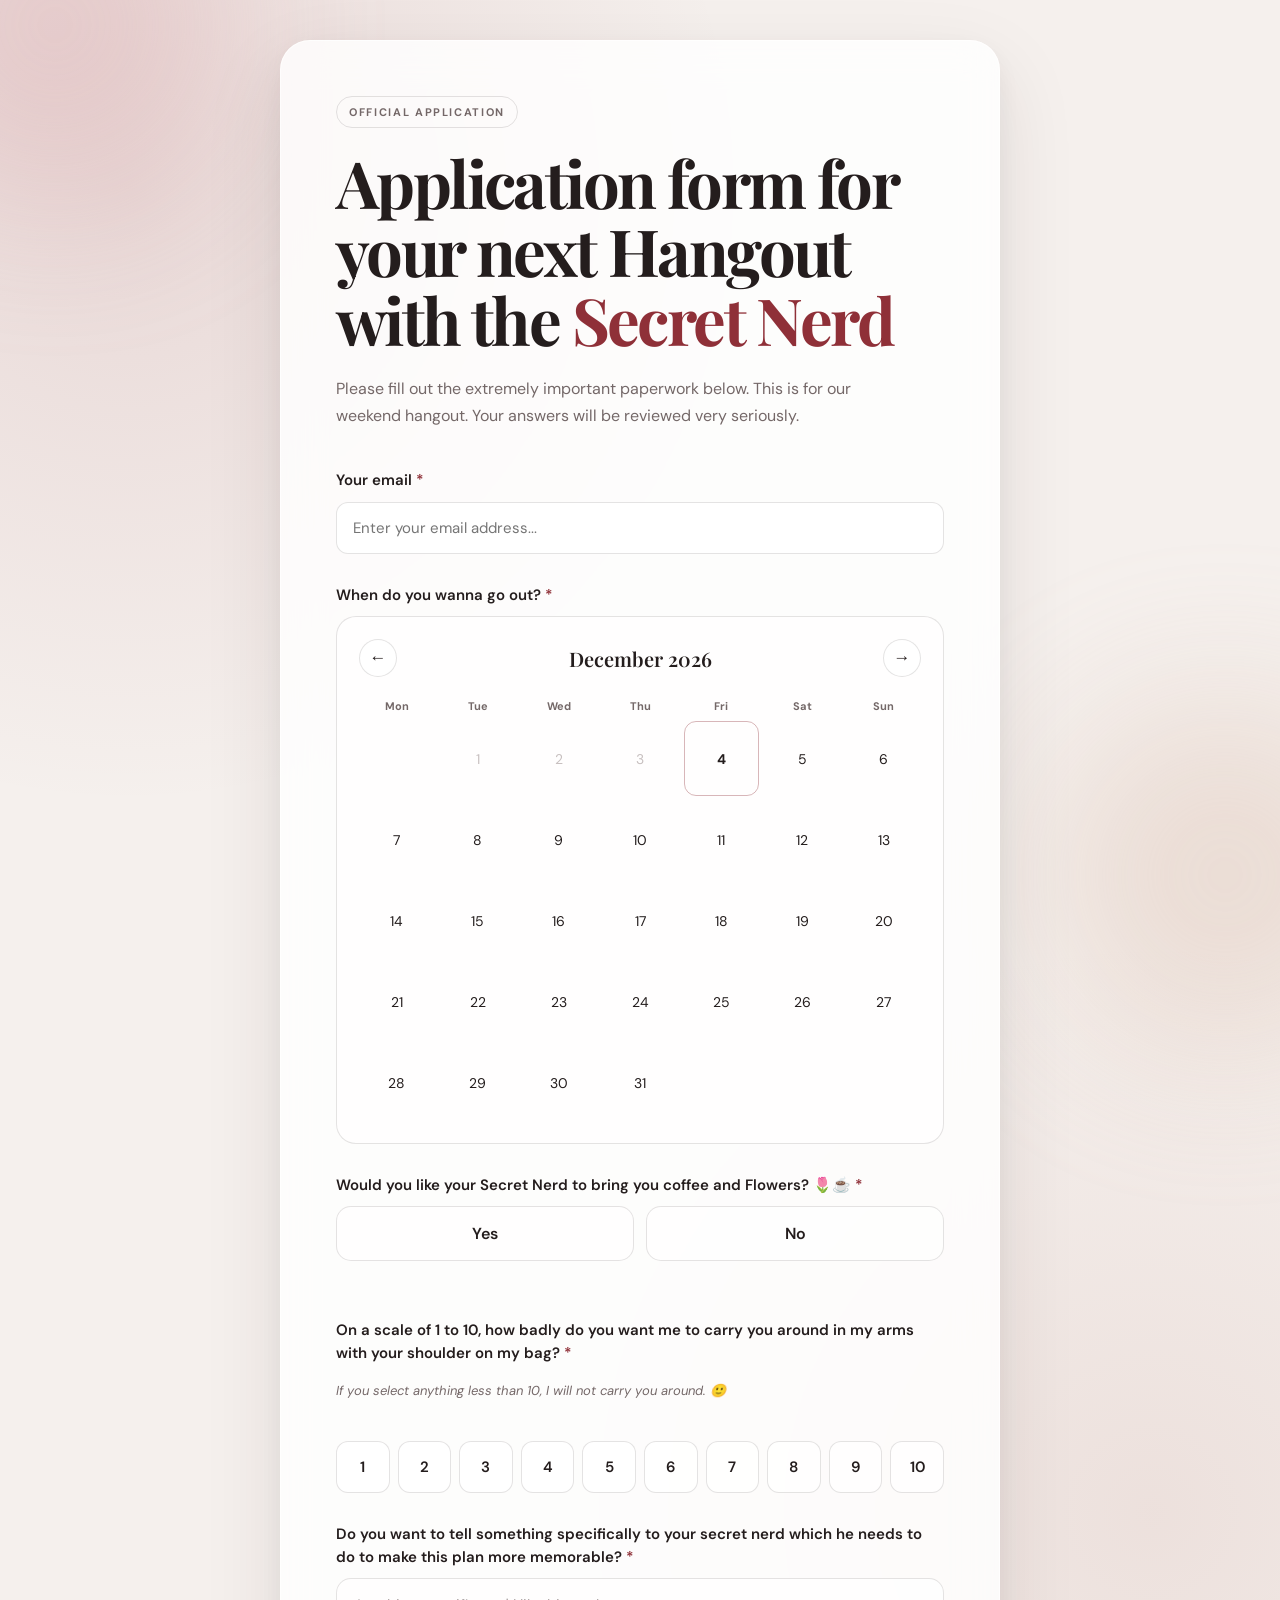
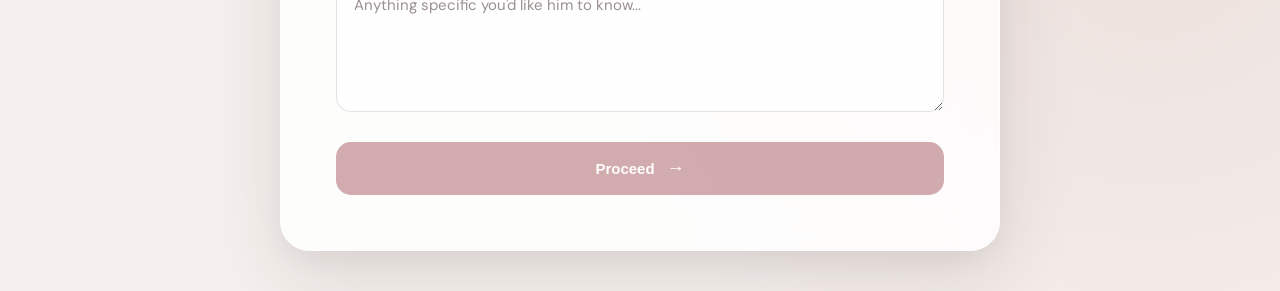
<file: index.html>
<!DOCTYPE html>
<html lang="en">

<head>
    <meta charset="UTF-8">
    <meta name="viewport" content="width=device-width, initial-scale=1.0">

    <title>Application Form | Secret Nerd</title>

    <!-- Google Fonts -->
    <link rel="preconnect" href="https://fonts.googleapis.com">
    <link rel="preconnect" href="https://fonts.gstatic.com" crossorigin>

    <link
        href="https://fonts.googleapis.com/css2?family=DM+Sans:wght@400;500;600;700&family=Playfair+Display:wght@500;600;700&display=swap"
        rel="stylesheet"
    >

    <link rel="stylesheet" href="styles.css">
</head>


<body>

    <!-- Animated background -->
    <div class="ambient ambient-one"></div>
    <div class="ambient ambient-two"></div>


    <main class="page">

        <section class="card application-card">

            <div class="eyebrow">
                OFFICIAL APPLICATION
            </div>


            <h1>
                Application form for your next Hangout with the
                <span>Secret Nerd</span>
            </h1>


            <p class="intro">
                Please fill out the extremely important paperwork below. This is for our weekend hangout.
                Your answers will be reviewed very seriously.
            </p>


            <form id="dateApplication">
<div class="form-group">
    <label for="email">
        Your email
        <span class="required">*</span>
    </label>

    <input
        type="email"
        id="email"
        name="email"
        placeholder="Enter your email address..."
        required
    >
</div>

                <!-- =================================================
                     DATE & TIME
                ================================================== -->

                <div class="form-group date-time-group">

                    <label>
                        When do you wanna go out?
                        <span class="required">*</span>
                    </label>


                    <!-- DATE PICKER -->

                    <div class="date-picker">

                        <div class="calendar-header">

                            <button
                                type="button"
                                id="previousMonth"
                                class="calendar-arrow"
                            >
                                ←
                            </button>


                            <div
                                id="currentMonth"
                                class="calendar-month"
                            >
                                September 2026
                            </div>


                            <button
                                type="button"
                                id="nextMonth"
                                class="calendar-arrow"
                            >
                                →
                            </button>

                        </div>


                        <div class="weekdays">

                            <span>Mon</span>
                            <span>Tue</span>
                            <span>Wed</span>
                            <span>Thu</span>
                            <span>Fri</span>
                            <span>Sat</span>
                            <span>Sun</span>

                        </div>


                        <div
                            id="calendarDays"
                            class="calendar-days"
                        ></div>

                    </div>


                    <!-- SELECTED DATE -->

                    <div
                        id="selectedDateDisplay"
                        class="selected-date-display hidden"
                    >

                        <div class="selected-icon">
                            ✓
                        </div>

                        <div>

                            <small>
                                SELECTED DATE
                            </small>

                            <strong id="selectedDateText">
                                —
                            </strong>

                        </div>


                        <button
                            type="button"
                            id="changeDateButton"
                        >
                            Change
                        </button>

                    </div>


                    <!-- TIME -->

                    <div
                        id="timeSection"
                        class="time-section hidden"
                    >

                        <div class="time-heading">

                            <span>
                                What time works for you?
                            </span>

                            <small>
                                Pick a time
                            </small>

                        </div>


                        <div
                            id="timeSlots"
                            class="time-slots"
                        >

                            <!-- Generated by JavaScript -->

                        </div>

                    </div>


                    <!-- FINAL DATE/TIME -->

                    <div
                        id="finalDateTime"
                        class="final-date-time hidden"
                    >

                        <div class="final-check">
                            ✓
                        </div>


                        <div class="final-date-info">

                            <small>
                                YOUR PLAN
                            </small>

                            <strong id="finalDateText">
                                —
                            </strong>

                            <span id="finalTimeText">
                                —
                            </span>

                        </div>


                        <button
                            type="button"
                            id="changeTimeButton"
                        >
                            Change
                        </button>

                    </div>


                    <!-- Hidden input used for form validation -->

                    <input
                        type="hidden"
                        id="dateTime"
                        name="dateTime"
                    >

                </div>



                <!-- =================================================
                     COFFEE QUESTION
                ================================================== -->

                <div class="form-group">

                    <label>

                        Would you like your Secret Nerd to bring you coffee and Flowers? 🌷☕

                        <span class="required">*</span>

                    </label>


                    <div class="choice-container">

                        <label class="choice">

                            <input
                                type="radio"
                                name="coffee"
                                value="yes"
                            >

                            <span class="choice-box">
                                Yes
                            </span>

                        </label>


                        <label class="choice">

                            <input
                                type="radio"
                                name="coffee"
                                value="no"
                            >

                            <span class="choice-box">
                                No
                            </span>

                        </label>

                    </div>

                </div>

<!-- Carry Around Rating -->
<div class="form-group carry-rating-group">
    <label>
        On a scale of 1 to 10, how badly do you want me to carry you around in my arms with your shoulder on my bag?
        <span class="required">*</span>
    </label>

    <p class="rating-disclaimer">
        If you select anything less than 10, I will not carry you around. 🙂
    </p>

    <div class="rating-container" id="carryRating">
        <label class="rating-option">
            <input type="radio" name="carryRating" value="1">
            <span>1</span>
        </label>

        <label class="rating-option">
            <input type="radio" name="carryRating" value="2">
            <span>2</span>
        </label>

        <label class="rating-option">
            <input type="radio" name="carryRating" value="3">
            <span>3</span>
        </label>

        <label class="rating-option">
            <input type="radio" name="carryRating" value="4">
            <span>4</span>
        </label>

        <label class="rating-option">
            <input type="radio" name="carryRating" value="5">
            <span>5</span>
        </label>

        <label class="rating-option">
            <input type="radio" name="carryRating" value="6">
            <span>6</span>
        </label>

        <label class="rating-option">
            <input type="radio" name="carryRating" value="7">
            <span>7</span>
        </label>

        <label class="rating-option">
            <input type="radio" name="carryRating" value="8">
            <span>8</span>
        </label>

        <label class="rating-option">
            <input type="radio" name="carryRating" value="9">
            <span>9</span>
        </label>

        <label class="rating-option">
            <input type="radio" name="carryRating" value="10">
            <span>10</span>
        </label>
    </div>
</div>


                <!-- =================================================
                     MESSAGE
                ================================================== -->

                <div class="form-group">

                    <label for="message">

                        Do you want to tell something specifically
                        to your secret nerd which he needs to do
                        to make this plan more memorable?

                        <span class="required">*</span>

                    </label>


                    <textarea
                        id="message"
                        name="message"
                        rows="5"
                        placeholder="Anything specific you'd like him to know..."
                        required
                    ></textarea>

                </div>



                <!-- =================================================
                     PROCEED
                ================================================== -->

                <button
                    type="submit"
                    id="proceedButton"
                    class="primary-button"
                    disabled
                >

                    <span>
                        Proceed
                    </span>

                    <span class="button-arrow">
                        →
                    </span>

                </button>


            </form>

        </section>

    </main>


    <script src="app.js"></script>

</body>

</html>
</file>
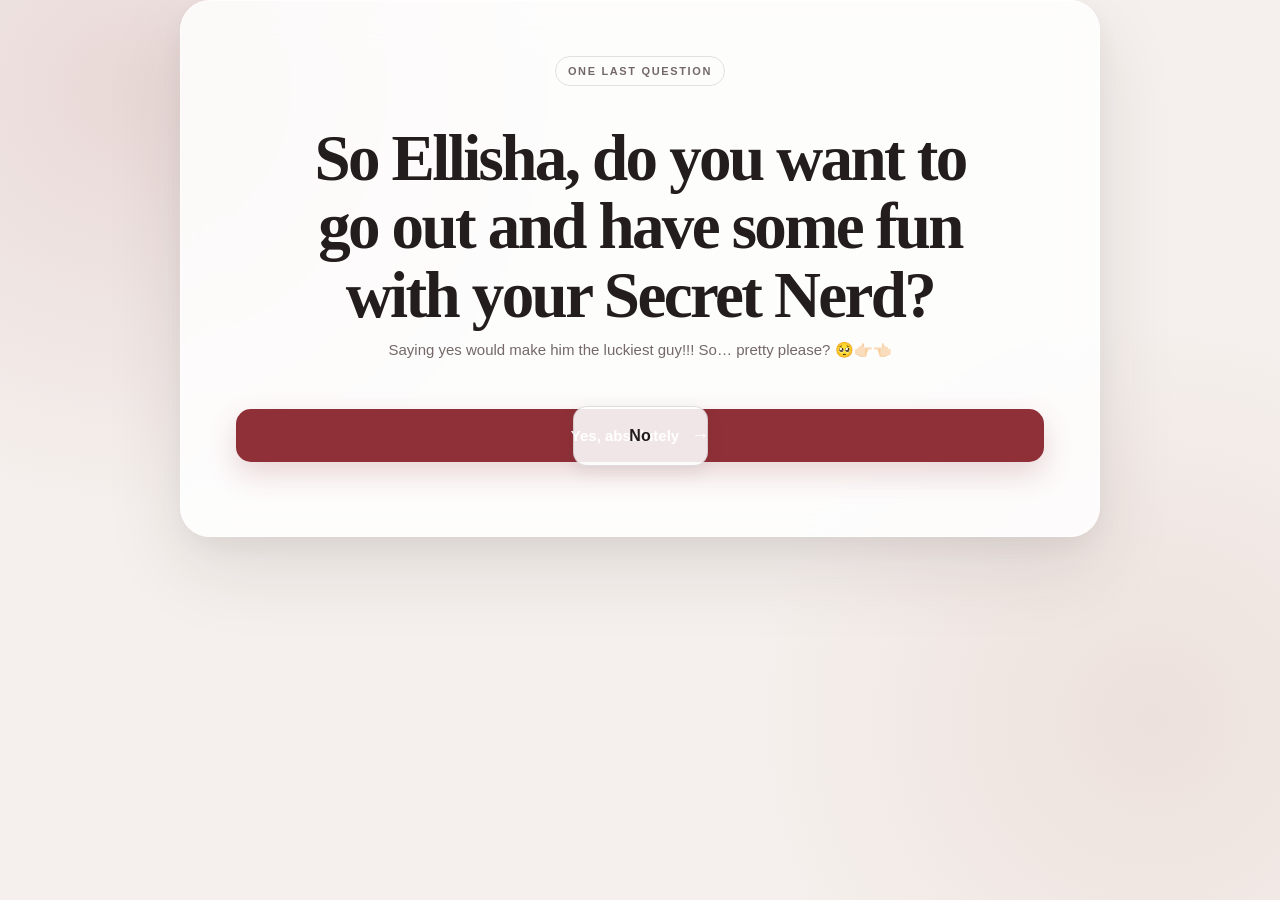
<file: question.html>
<!DOCTYPE html>
<html lang="en">

<head>
    <meta charset="UTF-8">

    <meta
        name="viewport"
        content="width=device-width, initial-scale=1.0"
    >

    <title>One Last Question</title>

    <link
        rel="stylesheet"
        href="styles.css"
    >
</head>

<body>

    <main class="page-container">

        <section class="card question-card">

            <div class="eyebrow">
                ONE LAST QUESTION
            </div>

            <h1 class="confirmation-message">
    So Ellisha, do you want to go out and have some fun with your Secret Nerd?
</h1>

            <p class="question-subtitle">
                Saying yes would make him the luckiest guy!!! So… pretty please? 🥺👉🏻👈🏻
            </p>

            <div class="question-actions">

                <button
                    type="button"
                    id="yesButton"
                    class="primary-button"
                >
                    <span>Yes, absolutely</span>
                    <span class="button-arrow">→</span>
                </button>

                <button
                    type="button"
                    id="noButton"
                    class="no-button"
                >
                    No
                </button>

            </div>

        </section>

    </main>


    <script src="confirm.js"></script>

</body>

</html>
</file>
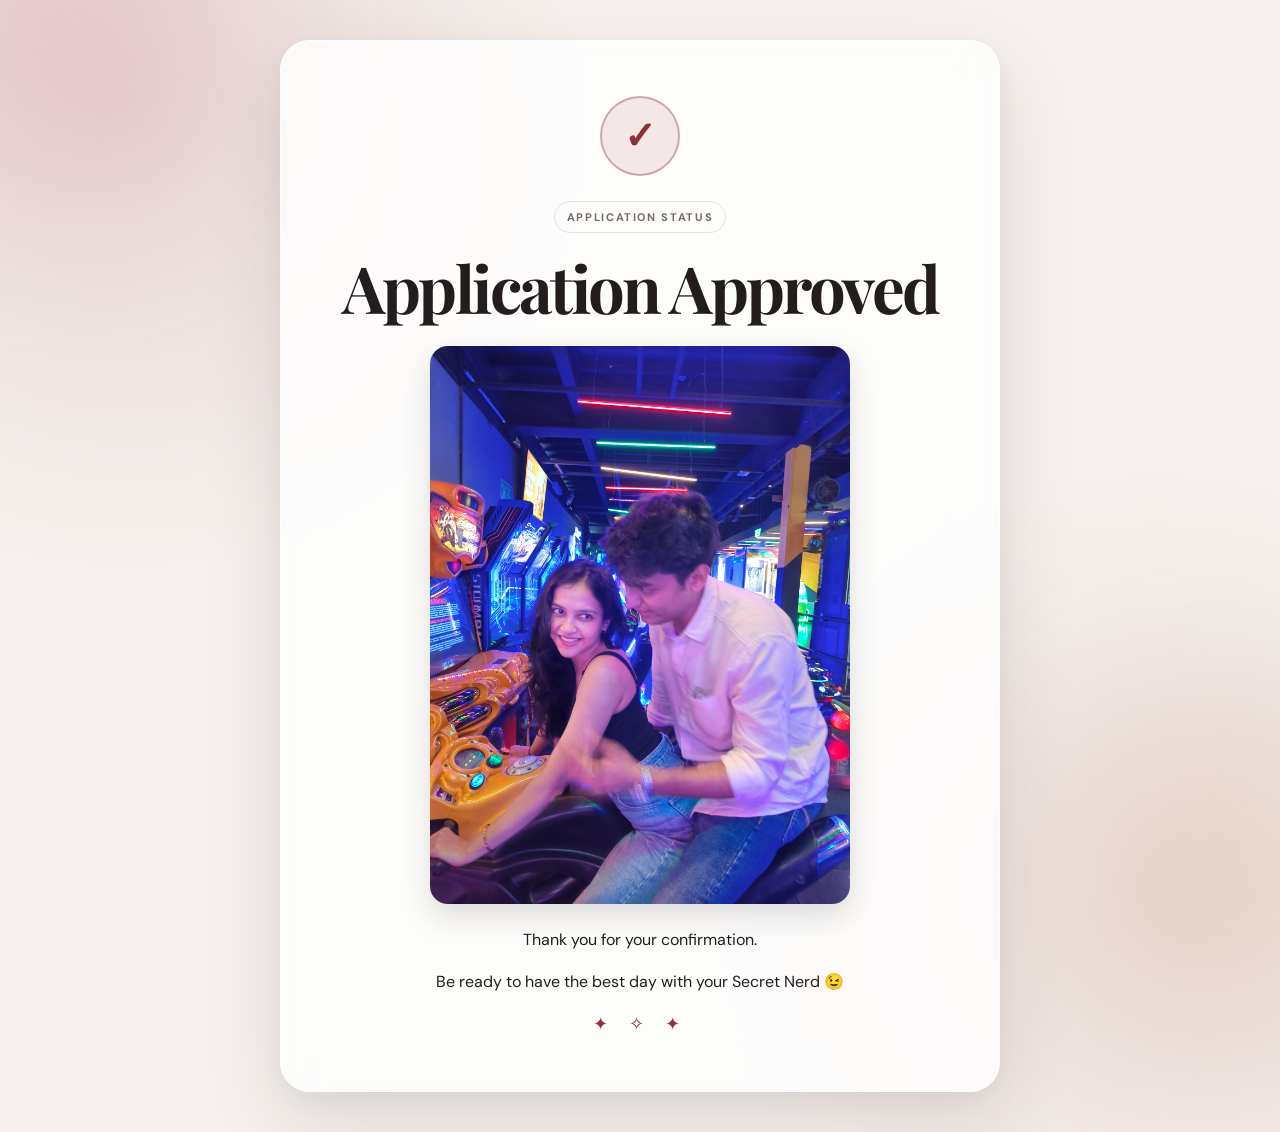
<file: thanks.html>
<!DOCTYPE html>
<html lang="en">
<head>

    <meta charset="UTF-8">
    <meta name="viewport" content="width=device-width, initial-scale=1.0">

    <title>Confirmation Received</title>

    <link rel="preconnect" href="https://fonts.googleapis.com">
    <link rel="preconnect" href="https://fonts.gstatic.com" crossorigin>

    <link
        href="https://fonts.googleapis.com/css2?family=DM+Sans:wght@400;500;600;700&family=Playfair+Display:wght@500;600;700&display=swap"
        rel="stylesheet"
    >

    <link rel="stylesheet" href="styles.css">

</head>

<body>

    <div class="ambient ambient-one"></div>
    <div class="ambient ambient-two"></div>

    <main class="page">

        <section class="card thanks-card">

            <div class="success-check">
    <div class="check-circle">
        ✓
    </div>
</div>

<div class="confirmation-message">

    <p class="eyebrow">
        APPLICATION STATUS
    </p>

    <h1>
        Application Approved
    </h1>

    <img
        src="assets/confirmation2.jpeg"
        alt="Confirmation"
        class="confirmation-image"
    >

    <p>
        Thank you for your confirmation.
        <br><br>
        Be ready to have the best day with your Secret Nerd 😉
    </p>

</div>
            <div class="sparkles">
                <span>✦</span>
                <span>✧</span>
                <span>✦</span>
            </div>

        </section>

    </main>

</body>
</html>
</file>
<file: styles.css>
/* =====================================================
   RESET
===================================================== */

* {
    margin: 0;
    padding: 0;
    box-sizing: border-box;
}


/* =====================================================
   VARIABLES
===================================================== */

:root {

    --background: #f5f0ed;

    --card: rgba(255, 255, 255, 0.82);

    --text: #241d1d;

    --muted: #746868;

    --accent: #8f3038;

    --accent-dark: #70252c;

    --accent-light: #f3dfe1;

    --border: rgba(36, 29, 29, 0.12);

    --error: #b43d3d;

}


/* =====================================================
   BODY
===================================================== */

html {
    scroll-behavior: smooth;
}


body {

    min-height: 100vh;

    font-family: "DM Sans", sans-serif;

    color: var(--text);

    background:

        radial-gradient(
            circle at 10% 10%,
            rgba(143, 48, 56, 0.12),
            transparent 30%
        ),

        radial-gradient(
            circle at 90% 80%,
            rgba(185, 130, 120, 0.14),
            transparent 30%
        ),

        var(--background);

    overflow-x: hidden;

}


/* =====================================================
   AMBIENT BACKGROUND
===================================================== */

.ambient {

    position: fixed;

    width: 350px;
    height: 350px;

    border-radius: 50%;

    filter: blur(80px);

    opacity: 0.35;

    pointer-events: none;

    animation:
        drift 10s ease-in-out infinite alternate;

}


.ambient-one {

    background: #d8a5aa;

    top: -150px;
    left: -120px;

}


.ambient-two {

    background: #d8b9a8;

    bottom: -150px;
    right: -120px;

    animation-delay: 2s;

}


/* =====================================================
   PAGE
===================================================== */

.page {

    min-height: 100vh;

    display: flex;

    justify-content: center;

    align-items: center;

    padding: 40px 20px;

    position: relative;

    z-index: 2;

}


/* =====================================================
   CARD
===================================================== */

.card {

    width: min(720px, 100%);

    padding: 55px;

    background: var(--card);

    border:
        1px solid
        rgba(255, 255, 255, 0.70);

    border-radius: 30px;

    backdrop-filter: blur(20px);

    -webkit-backdrop-filter: blur(20px);

    box-shadow:

        0 30px 80px
        rgba(50, 30, 30, 0.10),

        0 10px 30px
        rgba(50, 30, 30, 0.06);

    animation:
        reveal 0.8s ease forwards;

}


/* =====================================================
   EYEBROW
===================================================== */

.eyebrow {

    display: inline-block;

    margin-bottom: 20px;

    padding: 8px 12px;

    border:
        1px solid
        var(--border);

    border-radius: 100px;

    font-size: 11px;

    font-weight: 700;

    letter-spacing: 0.15em;

    color: var(--muted);

}


/* =====================================================
   HEADING
===================================================== */

h1 {

    font-family:
        "Playfair Display",
        serif;

    font-size:
        clamp(40px, 6vw, 65px);

    line-height: 1.05;

    letter-spacing: -0.04em;

    margin-bottom: 22px;

}


h1 span {

    color: var(--accent);

}


.intro {

    max-width: 560px;

    margin-bottom: 40px;

    color: var(--muted);

    font-size: 16px;

    line-height: 1.7;

}


/* =====================================================
   FORM
===================================================== */

form {

    display: flex;

    flex-direction: column;

    gap: 30px;

}


.form-group {

    display: flex;

    flex-direction: column;

    gap: 10px;

}


.form-group > label {

    font-size: 15px;

    font-weight: 600;

    line-height: 1.5;

}
input[type="email"] {
    width: 100%;
    box-sizing: border-box;
    padding: 15px 16px;
    border: 1px solid var(--border);
    border-radius: 12px;
    background: rgba(255, 255, 255, 0.82);
    color: var(--text);
    font-family: inherit;
    font-size: 15px;
    outline: none;
    transition: border-color 0.2s ease, box-shadow 0.2s ease;
}

input[type="email"]:focus {
    border-color: var(--accent);
    box-shadow: 0 0 0 3px rgba(143, 48, 56, 0.10);
}

.required {

    color: var(--accent);

}


/* =====================================================
   DATE PICKER
===================================================== */

.date-picker {

    width: 100%;

    padding: 22px;

    background:
        rgba(255, 255, 255, 0.65);

    border:
        1px solid
        var(--border);

    border-radius: 20px;

}


/* =====================================================
   CALENDAR HEADER
===================================================== */

.calendar-header {

    display: flex;

    align-items: center;

    justify-content: space-between;

    margin-bottom: 22px;

}


.calendar-month {

    font-family:
        "Playfair Display",
        serif;

    font-size: 20px;

    font-weight: 600;

}


.calendar-arrow {

    width: 38px;

    height: 38px;

    display: flex;

    align-items: center;

    justify-content: center;

    border:
        1px solid
        var(--border);

    border-radius: 50%;

    background:
        rgba(255, 255, 255, 0.8);

    color: var(--text);

    font-size: 17px;

    cursor: pointer;

    transition:
        0.2s ease;

}


.calendar-arrow:hover {

    background:
        var(--accent);

    border-color:
        var(--accent);

    color: white;

    transform:
        scale(1.05);

}


/* =====================================================
   WEEKDAYS
===================================================== */

.weekdays {

    display: grid;

    grid-template-columns:
        repeat(7, 1fr);

    gap: 5px;

    margin-bottom: 8px;

}


.weekdays span {

    text-align: center;

    font-size: 11px;

    font-weight: 700;

    color: var(--muted);

}


/* =====================================================
   CALENDAR DAYS
===================================================== */

.calendar-days {

    display: grid;

    grid-template-columns:
        repeat(7, 1fr);

    gap: 6px;

}


.calendar-day {

    aspect-ratio: 1;

    border: none;

    border-radius: 12px;

    background: transparent;

    color: var(--text);

    font-family: inherit;

    font-size: 14px;

    cursor: pointer;

    transition:
        0.2s ease;

}


.calendar-day:hover:not(.disabled) {

    background:
        var(--accent-light);

    color:
        var(--accent);

}


.calendar-day.today {

    border:
        1px solid
        rgba(143, 48, 56, 0.35);

    font-weight: 700;

}


.calendar-day.selected {

    background:
        var(--accent);

    color:
        white;

    box-shadow:
        0 6px 15px
        rgba(143, 48, 56, 0.25);

}


.calendar-day.disabled {

    color:
        #c8c0c0;

    cursor:
        not-allowed;

}


/* Empty calendar cells */

.calendar-empty {

    aspect-ratio: 1;

}


/* =====================================================
   SELECTED DATE CARD
===================================================== */

.selected-date-display {

    display: flex;

    align-items: center;

    gap: 14px;

    padding: 15px 17px;

    margin-top: 12px;

    border:
        1px solid
        rgba(143, 48, 56, 0.18);

    border-radius: 15px;

    background:
        rgba(143, 48, 56, 0.06);

}


.selected-icon {

    width: 34px;

    height: 34px;

    display: flex;

    align-items: center;

    justify-content: center;

    flex-shrink: 0;

    border-radius: 50%;

    background:
        var(--accent);

    color:
        white;

    font-size: 14px;

    font-weight: 700;

}


.selected-date-display div:nth-child(2) {

    display: flex;

    flex-direction: column;

    gap: 3px;

    flex: 1;

}


.selected-date-display small {

    font-size: 9px;

    letter-spacing: 0.12em;

    font-weight: 700;

    color: var(--muted);

}


.selected-date-display strong {

    font-size: 14px;

}


.selected-date-display button,
.final-date-time button {

    border: none;

    background: none;

    color: var(--accent);

    font-family: inherit;

    font-size: 12px;

    font-weight: 700;

    cursor: pointer;

}


/* =====================================================
   TIME SECTION
===================================================== */

.time-section {

    margin-top: 18px;

    padding-top: 18px;

    border-top:
        1px solid
        var(--border);

}


.time-heading {

    display: flex;

    align-items: center;

    justify-content: space-between;

    margin-bottom: 14px;

}


.time-heading span {

    font-size: 14px;

    font-weight: 700;

}


.time-heading small {

    color: var(--muted);

    font-size: 11px;

}


/* =====================================================
   TIME SLOTS
===================================================== */

.time-slots {

    display: grid;

    grid-template-columns:
        repeat(3, 1fr);

    gap: 9px;

}


.time-slot {

    padding: 14px 8px;

    border:
        1px solid
        var(--border);

    border-radius: 13px;

    background:
        rgba(255, 255, 255, 0.65);

    color: var(--text);

    font-family: inherit;

    font-size: 13px;

    font-weight: 600;

    cursor: pointer;

    transition:
        0.2s ease;

}


.time-slot:hover {

    border-color:
        rgba(143, 48, 56, 0.4);

    background:
        var(--accent-light);

    color:
        var(--accent);

    transform:
        translateY(-2px);

}


.time-slot.selected {

    background:
        var(--accent);

    color:
        white;

    border-color:
        var(--accent);

    box-shadow:
        0 7px 18px
        rgba(143, 48, 56, 0.22);

}


/* =====================================================
   FINAL DATE/TIME CARD
===================================================== */

.final-date-time {

    display: flex;

    align-items: center;

    gap: 14px;

    padding: 16px 17px;

    margin-top: 12px;

    border:
        1px solid
        rgba(143, 48, 56, 0.20);

    border-radius: 16px;

    background:
        linear-gradient(
            135deg,
            rgba(143, 48, 56, 0.09),
            rgba(143, 48, 56, 0.04)
        );

}


.final-check {

    width: 38px;

    height: 38px;

    flex-shrink: 0;

    display: flex;

    align-items: center;

    justify-content: center;

    border-radius: 50%;

    background:
        var(--accent);

    color:
        white;

    font-weight: 700;

}


.final-date-info {

    display: flex;

    flex-direction: column;

    gap: 2px;

    flex: 1;

}


.final-date-info small {

    font-size: 9px;

    letter-spacing: 0.12em;

    color: var(--muted);

    font-weight: 700;

}


.final-date-info strong {

    font-size: 14px;

}


.final-date-info span {

    color: var(--accent);

    font-size: 13px;

    font-weight: 700;

}


/* =====================================================
   HIDDEN
===================================================== */

.hidden {

    display: none !important;

}


/* =====================================================
   RADIO OPTIONS
===================================================== */

.choice-container {

    display: flex;

    gap: 12px;

}


.choice {

    flex: 1;

    cursor: pointer;

}


.choice input {

    display: none;

}


.choice-box {

    display: flex;

    align-items: center;

    justify-content: center;

    padding: 16px;

    border:
        1px solid
        var(--border);

    border-radius: 15px;

    background:
        rgba(255, 255, 255, 0.55);

    font-weight: 600;

    transition:
        0.25s ease;

}


.choice:hover .choice-box {

    transform:
        translateY(-2px);

}


/* YES */

.choice:first-child input:checked + .choice-box {

    background:
        #8f3038;

    color:
        white;

    border-color:
        #8f3038;

    box-shadow:
        0 10px 25px
        rgba(143, 48, 56, 0.22);

}


/* NO */

.choice:last-child input:checked + .choice-box {

    background:
        #a66a4c;

    color:
        white;

    border-color:
        #a66a4c;

    box-shadow:
        0 10px 25px
        rgba(166, 106, 76, 0.22);

}


/* =====================================================
   TEXTAREA
===================================================== */

textarea {

    width: 100%;

    padding: 16px 17px;

    border:
        1px solid
        var(--border);

    border-radius: 15px;

    background:
        rgba(255, 255, 255, 0.65);

    color:
        var(--text);

    font-family:
        inherit;

    font-size:
        15px;

    outline:
        none;

    resize:
        vertical;

    min-height:
        130px;

    transition:
        0.25s ease;

}


textarea:focus {

    border-color:
        var(--accent);

    background:
        white;

    box-shadow:
        0 0 0 4px
        rgba(143, 48, 56, 0.08);

}


textarea::placeholder {

    color:
        #9a9090;

}


/* =====================================================
   PRIMARY BUTTON
===================================================== */

.primary-button {

    display: flex;

    justify-content: center;

    align-items: center;

    gap: 12px;

    width: 100%;

    border: none;

    border-radius: 15px;

    padding: 16px 22px;

    font-size: 15px;

    font-weight: 700;

    background:
        var(--accent);

    color:
        white;

    box-shadow:
        0 12px 30px
        rgba(143, 48, 56, 0.20);

    transition:
        0.25s ease;

}


.primary-button:hover:not(:disabled) {

    transform:
        translateY(-3px);

    background:
        var(--accent-dark);

    box-shadow:
        0 16px 35px
        rgba(143, 48, 56, 0.27);

}


.primary-button:disabled {

    opacity:
        0.40;

    cursor:
        not-allowed;

    box-shadow:
        none;

}


.button-arrow {

    font-size:
        18px;

    transition:
        0.25s ease;

}


.primary-button:hover:not(:disabled)
.button-arrow {

    transform:
        translateX(4px);

}


/* =====================================================
   ANIMATIONS
===================================================== */

@keyframes reveal {

    from {

        opacity: 0;

        transform:
            translateY(25px)
            scale(0.98);

    }

    to {

        opacity: 1;

        transform:
            translateY(0)
            scale(1);

    }

}


@keyframes drift {

    from {

        transform:
            translate3d(0, 0, 0)
            scale(1);

    }

    to {

        transform:
            translate3d(40px, 30px, 0)
            scale(1.1);

    }

}


/* =====================================================
   MOBILE
===================================================== */

@media (max-width: 650px) {

    .page {

        padding:
            20px 14px;

        align-items:
            flex-start;

    }


    .card {

        padding:
            32px 20px;

        margin-top:
            10px;

        border-radius:
            23px;

    }


    h1 {

        font-size:
            40px;

    }


    .intro {

        font-size:
            14px;

    }


    .date-picker {

        padding:
            15px;

    }


    .calendar-day {

        font-size:
            12px;

    }


    .calendar-month {

        font-size:
            18px;

    }


    .time-slots {

        grid-template-columns:
            repeat(2, 1fr);

    }


    .choice-container {

        flex-direction:
            column;

    }


    .selected-date-display {

        padding:
            13px;

    }

}

/* =========================================
   QUESTION PAGE
========================================= */

.question-card {
    text-align: center;
    position: relative;
    overflow: visible;
}

.question-card h1 {
    max-width: 700px;
    margin: 18px auto 0;
}

.question-subtitle {
    margin-top: 12px;
    color: var(--muted);
    font-size: 15px;
}


/* =========================================
   YES / NO BUTTON CONTAINER
========================================= */

.question-actions {
    display: flex;
    align-items: center;
    justify-content: center;

    gap: 18px;

    margin-top: 32px;

    min-height: 90px;

    position: relative;
}


/* =========================================
   YES BUTTON
========================================= */

.question-actions .primary-button {
    min-width: 180px;
}


/* =========================================
   NO BUTTON
========================================= */

.no-button {
    min-width: 135px;
    min-height: 60px;

    padding: 16px 32px;

    border: 1px solid rgba(36, 29, 29, 0.14);
    border-radius: 14px;

    background: rgba(255, 255, 255, 0.88);

    color: var(--text);

    font-family: inherit;
    font-size: 16px;
    font-weight: 600;

    cursor: pointer;

    box-shadow:
        0 6px 18px rgba(36, 29, 29, 0.08);

    transition:
        transform 0.2s ease,
        box-shadow 0.2s ease,
        background 0.2s ease;

    position: relative;
    z-index: 5;
}


/* NO BUTTON HOVER */

.no-button:hover {
    background: #f8eeee;

    box-shadow:
        0 10px 24px rgba(36, 29, 29, 0.13);
}


/* NO BUTTON FOCUS */

.no-button:focus {
    outline: none;
}


/* =========================================
   MOBILE
========================================= */

@media (max-width: 600px) {

    .question-card h1 {
        font-size: 28px;
    }

    .question-actions {
        gap: 12px;
    }

    .question-actions .primary-button {
        min-width: 155px;
    }

    .no-button {
        min-width: 115px;
        min-height: 56px;

        padding: 14px 24px;
    }

}

/* =========================================
   FIX QUESTION PAGE LAYOUT
========================================= */

html,
body {
    width: 100%;
    max-width: 100%;
    overflow-x: hidden;
}

.page-container {
    width: 100%;
    max-width: 100%;
    box-sizing: border-box;

    display: flex;
    justify-content: center;
    align-items: center;
}

.question-card {
    width: min(920px, calc(100% - 40px));
    max-width: 920px;

    margin-left: auto;
    margin-right: auto;

    box-sizing: border-box;
}


/* Keep the button area centered */

.question-actions {
    width: 100%;
    position: relative;

    display: flex;
    justify-content: center;
    align-items: center;

    gap: 18px;
}


/* The escaping No button should NOT affect
   the page/card layout */

.no-button {
    position: fixed !important;
    z-index: 9999;

    min-width: 135px;
    min-height: 60px;

    padding: 16px 32px;

    box-sizing: border-box;
}

/* Carry Rating */

.carry-rating-group {
    margin-top: 28px;
}

.rating-disclaimer {
    margin: 8px 0 18px;
    color: var(--muted);
    font-size: 13px;
    font-style: italic;
}

.rating-container {
    display: grid;
    grid-template-columns: repeat(10, 1fr);
    gap: 8px;
    width: 100%;
    max-width: 620px;
    margin-top: 14px;
}

.rating-option {
    margin: 0;
    cursor: pointer;
}

.rating-option input {
    position: absolute;
    opacity: 0;
    pointer-events: none;
}

.rating-option span {
    display: flex;
    align-items: center;
    justify-content: center;
    min-height: 52px;
    border: 1px solid var(--border);
    border-radius: 12px;
    background: rgba(255, 255, 255, 0.75);
    color: var(--text);
    font-size: 15px;
    font-weight: 600;
    transition:
        background 0.2s ease,
        color 0.2s ease,
        border-color 0.2s ease,
        transform 0.2s ease,
        box-shadow 0.2s ease;
}

.rating-option:hover span {
    background: var(--accent-light);
    border-color: rgba(143, 48, 56, 0.3);
    transform: translateY(-2px);
}

/* Selected rating */

.rating-option input:checked + span {
    background: var(--accent);
    border-color: var(--accent);
    color: white;
    box-shadow: 0 6px 16px rgba(143, 48, 56, 0.22);
    transform: translateY(-2px);
}

/* Mobile */

@media (max-width: 600px) {
    .rating-container {
        grid-template-columns: repeat(5, 1fr);
        gap: 9px;
        max-width: 100%;
    }

    .rating-option span {
        min-height: 48px;
    }
}

.confirmation-image {
    display: block;
    width: 100%;
    max-width: 420px;
    height: auto;
    margin: 25px auto;
    border-radius: 18px;
    object-fit: cover;
    box-shadow: 0 12px 30px rgba(36, 29, 29, 0.15);
}

/* =========================================================
   SECRET NERD - ANIMATIONS
   ========================================================= */


/* ---------------------------------------------------------
   1. PAGE LOAD
   --------------------------------------------------------- */

body {
    animation: pageFadeIn 0.7s ease-out;
}

@keyframes pageFadeIn {
    from {
        opacity: 0;
    }

    to {
        opacity: 1;
    }
}


/* ---------------------------------------------------------
   2. MAIN CONTAINER
   --------------------------------------------------------- */

.container,
.main-container {
    animation: containerReveal 0.8s ease-out;
}

@keyframes containerReveal {
    from {
        opacity: 0;
        transform: translateY(25px);
    }

    to {
        opacity: 1;
        transform: translateY(0);
    }
}


/* ---------------------------------------------------------
   3. HEADING ANIMATION
   --------------------------------------------------------- */

h1 {
    animation: headingReveal 0.9s ease-out;
}

@keyframes headingReveal {
    from {
        opacity: 0;
        transform: translateY(20px);
    }

    to {
        opacity: 1;
        transform: translateY(0);
    }
}


/* ---------------------------------------------------------
   4. FORM QUESTIONS APPEAR ONE BY ONE
   --------------------------------------------------------- */

.form-group {
    opacity: 0;
    animation: questionReveal 0.7s ease-out forwards;
}

.form-group:nth-child(1) {
    animation-delay: 0.2s;
}

.form-group:nth-child(2) {
    animation-delay: 0.35s;
}

.form-group:nth-child(3) {
    animation-delay: 0.5s;
}

.form-group:nth-child(4) {
    animation-delay: 0.65s;
}

.form-group:nth-child(5) {
    animation-delay: 0.8s;
}

@keyframes questionReveal {
    from {
        opacity: 0;
        transform: translateY(20px);
    }

    to {
        opacity: 1;
        transform: translateY(0);
    }
}


/* ---------------------------------------------------------
   5. INPUT FOCUS
   --------------------------------------------------------- */

input,
textarea,
select {
    transition:
        transform 0.2s ease,
        border-color 0.2s ease,
        box-shadow 0.2s ease;
}

input:focus,
textarea:focus,
select:focus {
    transform: translateY(-2px);
}


/* ---------------------------------------------------------
   6. YES / NO BUTTONS
   --------------------------------------------------------- */

.coffee-option {
    transition:
        transform 0.2s ease,
        box-shadow 0.2s ease,
        background-color 0.2s ease;
}

.coffee-option:hover {
    transform: translateY(-3px);
}

.coffee-option:active {
    transform: scale(0.96);
}


/* ---------------------------------------------------------
   7. SELECTED OPTION
   --------------------------------------------------------- */

.coffee-option.selected {
    animation: selectedPop 0.35s ease-out;
}

@keyframes selectedPop {
    0% {
        transform: scale(0.95);
    }

    60% {
        transform: scale(1.04);
    }

    100% {
        transform: scale(1);
    }
}


/* ---------------------------------------------------------
   8. RATING BUTTONS
   --------------------------------------------------------- */

.rating-option {
    transition:
        transform 0.2s ease,
        box-shadow 0.2s ease,
        background-color 0.2s ease;
}

.rating-option:hover {
    transform: translateY(-4px);
}

.rating-option:active {
    transform: scale(0.9);
}

.rating-option.selected {
    animation: ratingPop 0.35s ease-out;
}

@keyframes ratingPop {
    0% {
        transform: scale(0.8);
    }

    60% {
        transform: scale(1.15);
    }

    100% {
        transform: scale(1);
    }
}


/* ---------------------------------------------------------
   9. PROCEED BUTTON
   --------------------------------------------------------- */

#proceedButton {
    transition:
        transform 0.25s ease,
        box-shadow 0.25s ease,
        opacity 0.25s ease;
}

#proceedButton:not(:disabled):hover {
    transform: translateY(-3px);
    box-shadow: 0 10px 25px rgba(143, 48, 56, 0.25);
}

#proceedButton:not(:disabled):active {
    transform: scale(0.96);
}


/* ---------------------------------------------------------
   10. BUTTON ARROW
   --------------------------------------------------------- */

#proceedButton .button-arrow {
    display: inline-block;
    transition: transform 0.25s ease;
}

#proceedButton:not(:disabled):hover .button-arrow {
    transform: translateX(5px);
}


/* ---------------------------------------------------------
   11. TEXTAREA
   --------------------------------------------------------- */

textarea {
    transition:
        transform 0.2s ease,
        box-shadow 0.2s ease,
        border-color 0.2s ease;
}

textarea:focus {
    transform: translateY(-2px);
}


/* ---------------------------------------------------------
   12. FLOATING BACKGROUND PARTICLES
   --------------------------------------------------------- */

.background-particle {
    position: fixed;
    pointer-events: none;
    z-index: -1;
    opacity: 0;
    font-size: 16px;
    animation: floatingParticle 6s ease-in-out infinite;
}

@keyframes floatingParticle {

    0% {
        opacity: 0;
        transform: translateY(20px) rotate(0deg);
    }

    20% {
        opacity: 0.35;
    }

    50% {
        transform: translateY(-30px) rotate(10deg);
    }

    80% {
        opacity: 0.2;
    }

    100% {
        opacity: 0;
        transform: translateY(-60px) rotate(-10deg);
    }
}


/* ---------------------------------------------------------
   13. PAGE TRANSITION
   --------------------------------------------------------- */

.page-exit {
    animation: pageExit 0.5s ease forwards;
}

@keyframes pageExit {
    from {
        opacity: 1;
        transform: translateY(0);
    }

    to {
        opacity: 0;
        transform: translateY(-20px);
    }
}


/* ---------------------------------------------------------
   14. SUCCESS CHECKMARK
   --------------------------------------------------------- */

.success-check {
    animation: successCheck 0.7s cubic-bezier(.17,.67,.3,1.3);
}

@keyframes successCheck {

    0% {
        opacity: 0;
        transform: scale(0);
    }

    70% {
        opacity: 1;
        transform: scale(1.15);
    }

    100% {
        transform: scale(1);
    }
}


/* ---------------------------------------------------------
   15. CONFIRMATION IMAGE
   --------------------------------------------------------- */

.confirmation-image {
    animation: imageReveal 1s ease-out;
}

@keyframes imageReveal {

    from {
        opacity: 0;
        transform: scale(0.92) translateY(20px);
    }

    to {
        opacity: 1;
        transform: scale(1) translateY(0);
    }
}


/* ---------------------------------------------------------
   16. CONFIRMATION MESSAGE
   --------------------------------------------------------- */

.confirmation-message {
    animation: messageReveal 0.8s ease-out 0.3s both;
    text-align: center;
    width: 100%;
    margin: 0 auto;
}

@keyframes messageReveal {

    from {
        opacity: 0;
        transform: translateY(15px);
    }

    to {
        opacity: 1;
        transform: translateY(0);
    }
}
.sparkles {
    text-align: center;
    margin-top: 20px;
    color: #8f3038;
    font-size: 18px;
    letter-spacing: 8px;
}

/* ---------------------------------------------------------
   17. REDUCED MOTION
   --------------------------------------------------------- */

@media (prefers-reduced-motion: reduce) {

    *,
    *::before,
    *::after {
        animation-duration: 0.01ms !important;
        animation-iteration-count: 1 !important;
        transition-duration: 0.01ms !important;
    }

}

.check-circle {
    width: 80px;
    height: 80px;
    margin: 0 auto 25px;

    display: flex;
    align-items: center;
    justify-content: center;

    border-radius: 50%;

    background: rgba(143, 48, 56, 0.1);
    border: 2px solid rgba(143, 48, 56, 0.35);

    color: #8f3038;

    font-size: 38px;
    font-weight: 700;

    animation: checkCircleReveal 0.8s
        cubic-bezier(.17,.67,.3,1.3);
}

@keyframes checkCircleReveal {

    0% {
        opacity: 0;
        transform: scale(0) rotate(-30deg);
    }

    70% {
        opacity: 1;
        transform: scale(1.15) rotate(5deg);
    }

    100% {
        transform: scale(1) rotate(0);
    }
}

.check-circle {
    animation:
        checkCircleReveal 0.8s cubic-bezier(.17,.67,.3,1.3),
        checkPulse 2.5s ease-in-out 1s infinite;
}

@keyframes checkPulse {

    0%,
    100% {
        box-shadow: 0 0 0 rgba(143, 48, 56, 0);
    }

    50% {
        box-shadow:
            0 0 0 10px rgba(143, 48, 56, 0.05);
    }
}
</file>
